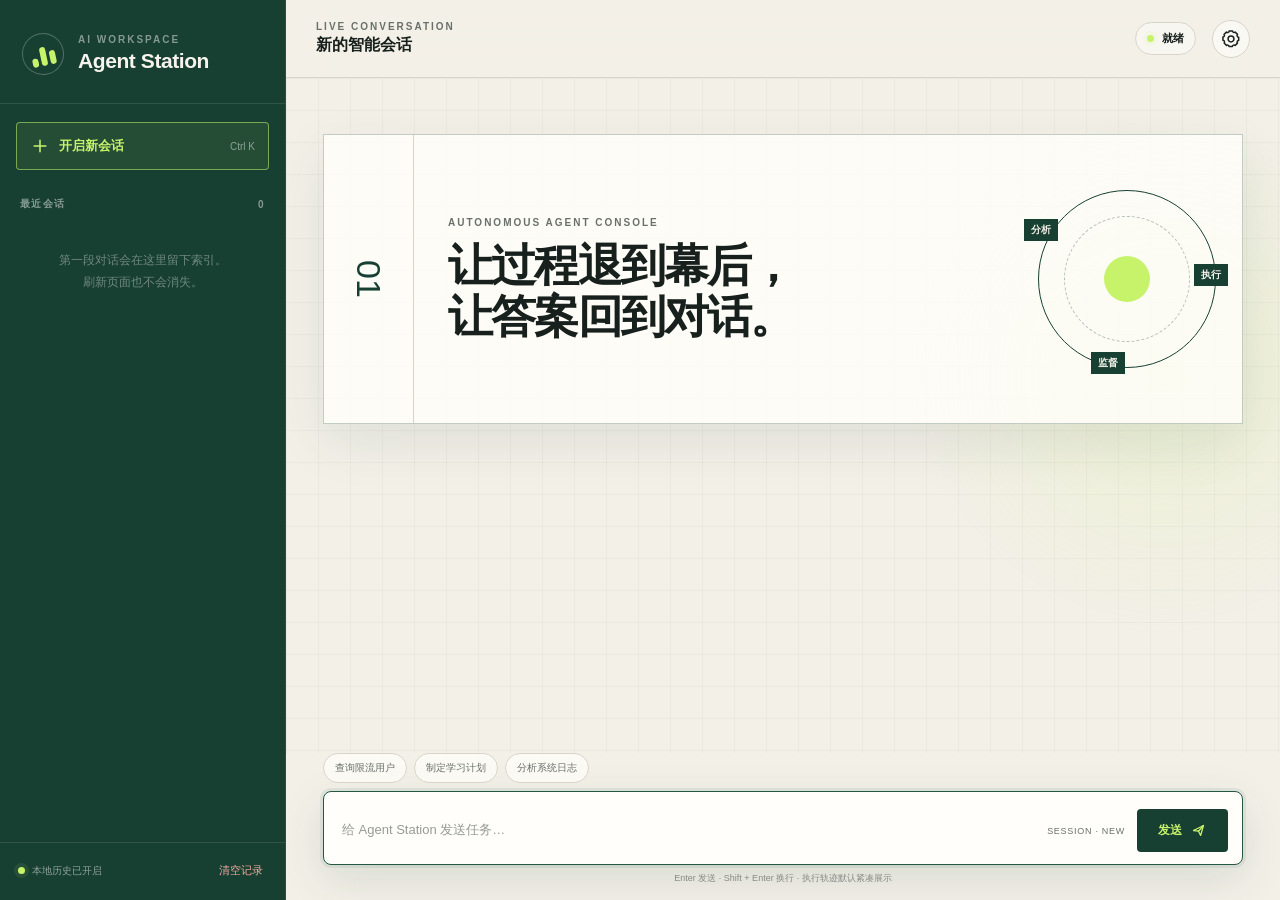
<file: docs/agent-chat-v2/index.html>
<!DOCTYPE html>
<html lang="zh-CN">
<head>
    <meta charset="UTF-8">
    <meta name="viewport" content="width=device-width, initial-scale=1.0">
    <meta name="color-scheme" content="light">
    <meta name="theme-color" content="#f3f0e8">
    <title>Agent Station · 会话工作台</title>
    <link rel="stylesheet" href="../dev-ops/nginx/html/css/github.min.css">
    <link rel="stylesheet" href="styles.css">
    <script defer src="../dev-ops/nginx/html/js/marked.min.js"></script>
    <script defer src="../dev-ops/nginx/html/js/purify.min.js"></script>
    <script defer src="../dev-ops/nginx/html/js/highlight.min.js"></script>
    <script defer src="app.js"></script>
</head>
<body>
<div class="app-shell">
    <aside class="sidebar" id="sidebar" aria-label="会话历史">
        <div class="brand-block">
            <div class="brand-mark" aria-hidden="true">
                <span></span><span></span><span></span>
            </div>
            <div>
                <p class="eyebrow">AI WORKSPACE</p>
                <h1>Agent Station</h1>
            </div>
        </div>

        <button class="new-chat-button" id="newChatButton" type="button">
            <svg viewBox="0 0 24 24" aria-hidden="true"><path d="M12 5v14M5 12h14"/></svg>
            <span>开启新会话</span>
            <kbd>Ctrl K</kbd>
        </button>

        <div class="history-heading">
            <span>最近会话</span>
            <span id="historyCount">0</span>
        </div>
        <nav class="history-list" id="historyList" aria-label="最近会话列表"></nav>

        <div class="sidebar-footer">
            <div class="local-badge"><i></i> 本地历史已开启</div>
            <button class="text-button danger" id="clearHistoryButton" type="button">清空记录</button>
        </div>
    </aside>

    <div class="mobile-backdrop" id="mobileBackdrop"></div>

    <main class="workspace">
        <header class="topbar">
            <div class="topbar-title">
                <button class="icon-button mobile-menu" id="mobileMenuButton" type="button" aria-label="打开会话列表">
                    <svg viewBox="0 0 24 24" aria-hidden="true"><path d="M4 7h16M4 12h16M4 17h16"/></svg>
                </button>
                <div>
                    <p class="eyebrow">LIVE CONVERSATION</p>
                    <h2 id="conversationTitle">新的智能会话</h2>
                </div>
            </div>
            <div class="topbar-meta">
                <div class="connection-status" id="connectionStatus" data-state="ready">
                    <i></i><span>就绪</span>
                </div>
                <button class="icon-button" id="settingsButton" type="button" aria-label="对话设置" aria-expanded="false">
                    <svg viewBox="0 0 24 24" aria-hidden="true"><path d="M12 15.5a3.5 3.5 0 1 0 0-7 3.5 3.5 0 0 0 0 7Z"/><path d="M19.4 15a1.7 1.7 0 0 0 .34 1.88l.06.06-2.83 2.83-.06-.06A1.7 1.7 0 0 0 15 19.37a1.7 1.7 0 0 0-1 .63 1.7 1.7 0 0 0-.4 1.1V21h-4v-.1a1.7 1.7 0 0 0-1.1-1.57 1.7 1.7 0 0 0-1.88.34l-.06.06-2.83-2.83.06-.06A1.7 1.7 0 0 0 4.13 15a1.7 1.7 0 0 0-.63-1 1.7 1.7 0 0 0-1.1-.4H2.3v-4h.1A1.7 1.7 0 0 0 4 8.5a1.7 1.7 0 0 0-.34-1.88l-.06-.06 2.83-2.83.06.06A1.7 1.7 0 0 0 8.37 4.13a1.7 1.7 0 0 0 1-.63 1.7 1.7 0 0 0 .4-1.1V2.3h4v.1A1.7 1.7 0 0 0 15 4a1.7 1.7 0 0 0 1.88-.34l.06-.06 2.83 2.83-.06.06A1.7 1.7 0 0 0 19.37 8.37c.17.38.4.72.63 1 .3.35.7.55 1.1.4h.1v4h-.1A1.7 1.7 0 0 0 19.4 15Z"/></svg>
                </button>
            </div>
        </header>

        <section class="settings-panel" id="settingsPanel" aria-label="对话设置" hidden>
            <label>
                <span>智能体</span>
                <select id="agentSelect">
                    <option value="3">Auto Agent · 3</option>
                    <option value="4" selected>Auto Agent · 4</option>
                </select>
            </label>
            <label>
                <span>最大执行步数</span>
                <select id="maxStepSelect">
                    <option value="1">1 步</option>
                    <option value="2">2 步</option>
                    <option value="3">3 步</option>
                    <option value="5" selected>5 步</option>
                    <option value="10">10 步</option>
                </select>
            </label>
            <label class="api-field">
                <span>接口地址</span>
                <input id="apiUrlInput" value="http://localhost:8099/api/v1/agent/auto_agent" spellcheck="false">
            </label>
        </section>

        <section class="conversation" id="conversation" aria-live="polite">
            <div class="welcome-card" id="welcomeCard">
                <div class="welcome-index">01</div>
                <div class="welcome-copy">
                    <p class="eyebrow">AUTONOMOUS AGENT CONSOLE</p>
                    <h3>让过程退到幕后，<br>让答案回到对话。</h3>
                </div>
                <div class="welcome-orbit" aria-hidden="true"><span>分析</span><span>执行</span><span>监督</span></div>
            </div>
            <div class="messages" id="messages"></div>
        </section>

        <footer class="composer-wrap">
            <div class="suggestions" id="suggestions" aria-label="问题示例">
                <button type="button" data-prompt="通过 ES 查询被限流的用户，给出被限流用户列表。">查询限流用户</button>
                <button type="button" data-prompt="检索小傅哥的相关项目，列出一份学习计划。">制定学习计划</button>
                <button type="button" data-prompt="分析当前系统日志并总结异常原因。">分析系统日志</button>
            </div>
            <form class="composer" id="composer">
                <textarea id="messageInput" rows="1" maxlength="4000" placeholder="给 Agent Station 发送任务…" aria-label="消息内容"></textarea>
                <div class="composer-actions">
                    <span class="session-label" id="sessionLabel">SESSION · NEW</span>
                    <button class="send-button" id="sendButton" type="submit">
                        <span>发送</span>
                        <svg viewBox="0 0 24 24" aria-hidden="true"><path d="m5 12 14-7-4 14-3-6-7-1Z"/><path d="m12 13 7-8"/></svg>
                    </button>
                </div>
            </form>
            <p class="composer-hint">Enter 发送 · Shift + Enter 换行 · 执行轨迹默认紧凑展示</p>
        </footer>
    </main>
</div>

<template id="assistantMessageTemplate">
    <article class="message-row assistant-row">
        <div class="avatar assistant-avatar">A</div>
        <div class="message-content">
            <div class="message-meta"><strong>Agent Station</strong><span class="message-time"></span></div>
            <section class="trace-window" data-expanded="false">
                <header class="trace-header">
                    <button class="trace-toggle" type="button" aria-expanded="true">
                        <span class="trace-pulse"></span>
                        <span class="trace-title">执行轨迹</span>
                        <span class="trace-count">0 条记录</span>
                        <svg viewBox="0 0 24 24" aria-hidden="true"><path d="m6 9 6 6 6-6"/></svg>
                    </button>
                    <div class="trace-controls">
                        <button type="button" data-direction="-1" aria-label="上一条轨迹"><svg viewBox="0 0 24 24"><path d="m15 18-6-6 6-6"/></svg></button>
                        <button type="button" data-direction="1" aria-label="下一条轨迹"><svg viewBox="0 0 24 24"><path d="m9 18 6-6-6-6"/></svg></button>
                    </div>
                </header>
                <div class="trace-track" tabindex="0"></div>
                <div class="trace-empty"><i></i><span>正在建立执行计划…</span></div>
            </section>
            <div class="answer-card">
                <div class="answer-kicker"><span>FINAL RESPONSE</span><i></i></div>
                <div class="answer-body markdown-body"><div class="typing-state"><span></span><span></span><span></span> 正在整理最终回复</div></div>
            </div>
        </div>
    </article>
</template>
</body>
</html>
</file>
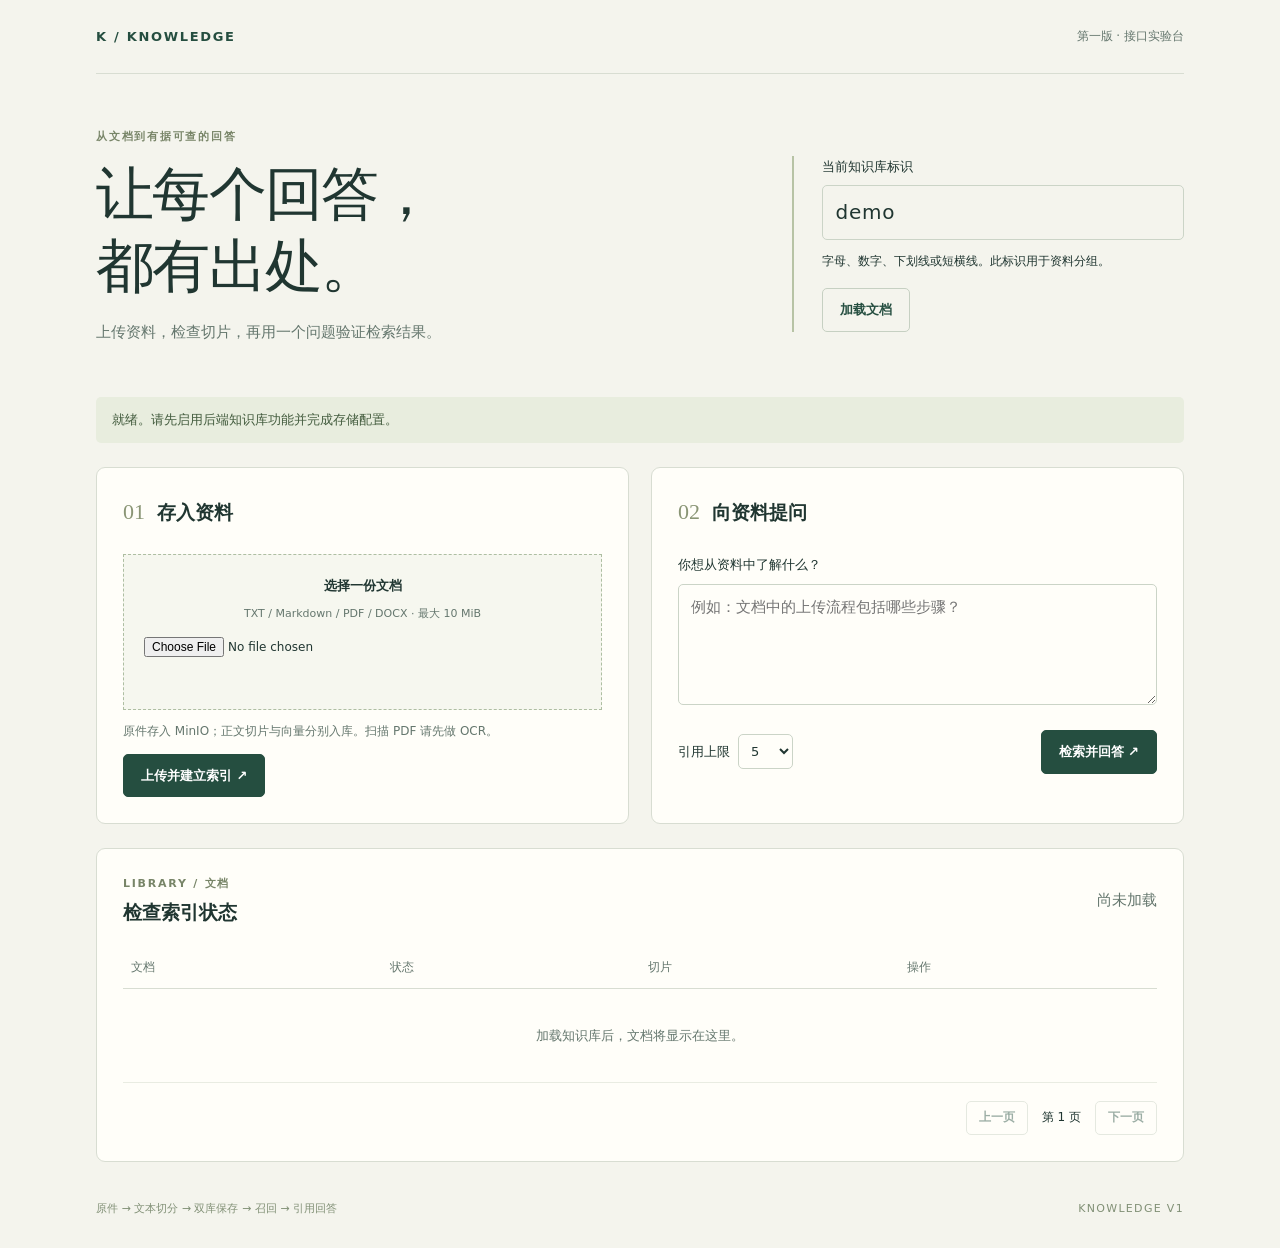
<file: my-ai-agent-station-study-app/src/main/resources/static/knowledge/index.html>
<!doctype html>
<html lang="zh-CN">
<head>
  <meta charset="utf-8"><meta name="viewport" content="width=device-width,initial-scale=1">
  <title>知识库 · 接口实验台</title>
  <link rel="stylesheet" href="knowledge.css">
  <script src="knowledge.js" defer></script>
</head>
<body>
<main>
  <header><a class="brand" href="./">K / KNOWLEDGE</a><span class="edition">第一版 · 接口实验台</span></header>
  <section class="intro"><div><p class="eyebrow">从文档到有据可查的回答</p><h1>让每个回答，<br>都有出处。</h1><p class="muted">上传资料，检查切片，再用一个问题验证检索结果。</p></div>
    <div class="workspace"><label for="base">当前知识库标识</label><input id="base" value="demo" maxlength="64" pattern="[A-Za-z0-9_-]{1,64}" required><p>字母、数字、下划线或短横线。此标识用于资料分组。</p><button id="refresh" class="secondary" type="button">加载文档</button></div>
  </section>
  <div id="notice" role="status" aria-live="polite">就绪。请先启用后端知识库功能并完成存储配置。</div>
  <section class="workbench">
    <article class="panel"><div class="panel-title"><span class="step">01</span><h2>存入资料</h2></div>
      <form id="upload-form"><label class="file-box" for="file"><strong>选择一份文档</strong><span>TXT / Markdown / PDF / DOCX · 最大 10 MiB</span><input id="file" type="file" accept=".txt,.md,.pdf,.docx" required></label>
        <p class="help">原件存入 MinIO；正文切片与向量分别入库。扫描 PDF 请先做 OCR。</p><button id="upload-button" type="submit">上传并建立索引 <span aria-hidden="true">↗</span></button></form>
      <div id="upload-result" class="result" hidden></div>
    </article>
    <article class="panel"><div class="panel-title"><span class="step">02</span><h2>向资料提问</h2></div>
      <form id="question-form"><label for="question">你想从资料中了解什么？</label><textarea id="question" rows="4" maxlength="4000" placeholder="例如：文档中的上传流程包括哪些步骤？" required></textarea>
        <div class="form-footer"><label for="topk">引用上限 <select id="topk"><option>3</option><option selected>5</option><option>10</option></select></label><button id="ask-button" type="submit">检索并回答 ↗</button></div></form>
    </article>
  </section>
  <section class="panel answer-panel" id="answer-panel" hidden><p class="eyebrow">ANSWER / 回答与证据</p><div id="answer" class="prose"></div><p class="help">下列片段是提供给模型的参考资料；点击片段可核对出处，原文件以下载方式打开。</p><div id="references" class="references"></div></section>
  <section class="panel"><div class="section-head"><div><p class="eyebrow">LIBRARY / 文档</p><h2>检查索引状态</h2></div><span id="document-total" class="muted">尚未加载</span></div>
    <div class="table-scroll"><table><thead><tr><th>文档</th><th>状态</th><th>切片</th><th>操作</th></tr></thead><tbody id="documents"><tr><td colspan="4" class="empty">加载知识库后，文档将显示在这里。</td></tr></tbody></table></div>
    <nav class="pager" aria-label="文档分页"><button id="doc-prev" class="secondary" disabled>上一页</button><span id="doc-page">第 1 页</span><button id="doc-next" class="secondary" disabled>下一页</button></nav>
  </section>
  <section class="panel" id="chunks-panel" hidden><div class="section-head"><div><p class="eyebrow">CHUNKS / 切分检查</p><h2 id="chunk-title">文档切片</h2></div><button id="close-chunks" class="secondary">收起</button></div><div id="chunk-detail" class="help"></div><div id="chunks"></div><nav class="pager" aria-label="切片分页"><button id="chunk-prev" class="secondary">上一页</button><span id="chunk-page"></span><button id="chunk-next" class="secondary">下一页</button></nav></section>
  <footer>原件 → 文本切分 → 双库保存 → 召回 → 引用回答 <span>KNOWLEDGE V1</span></footer>
</main>
</body>
</html>
</file>
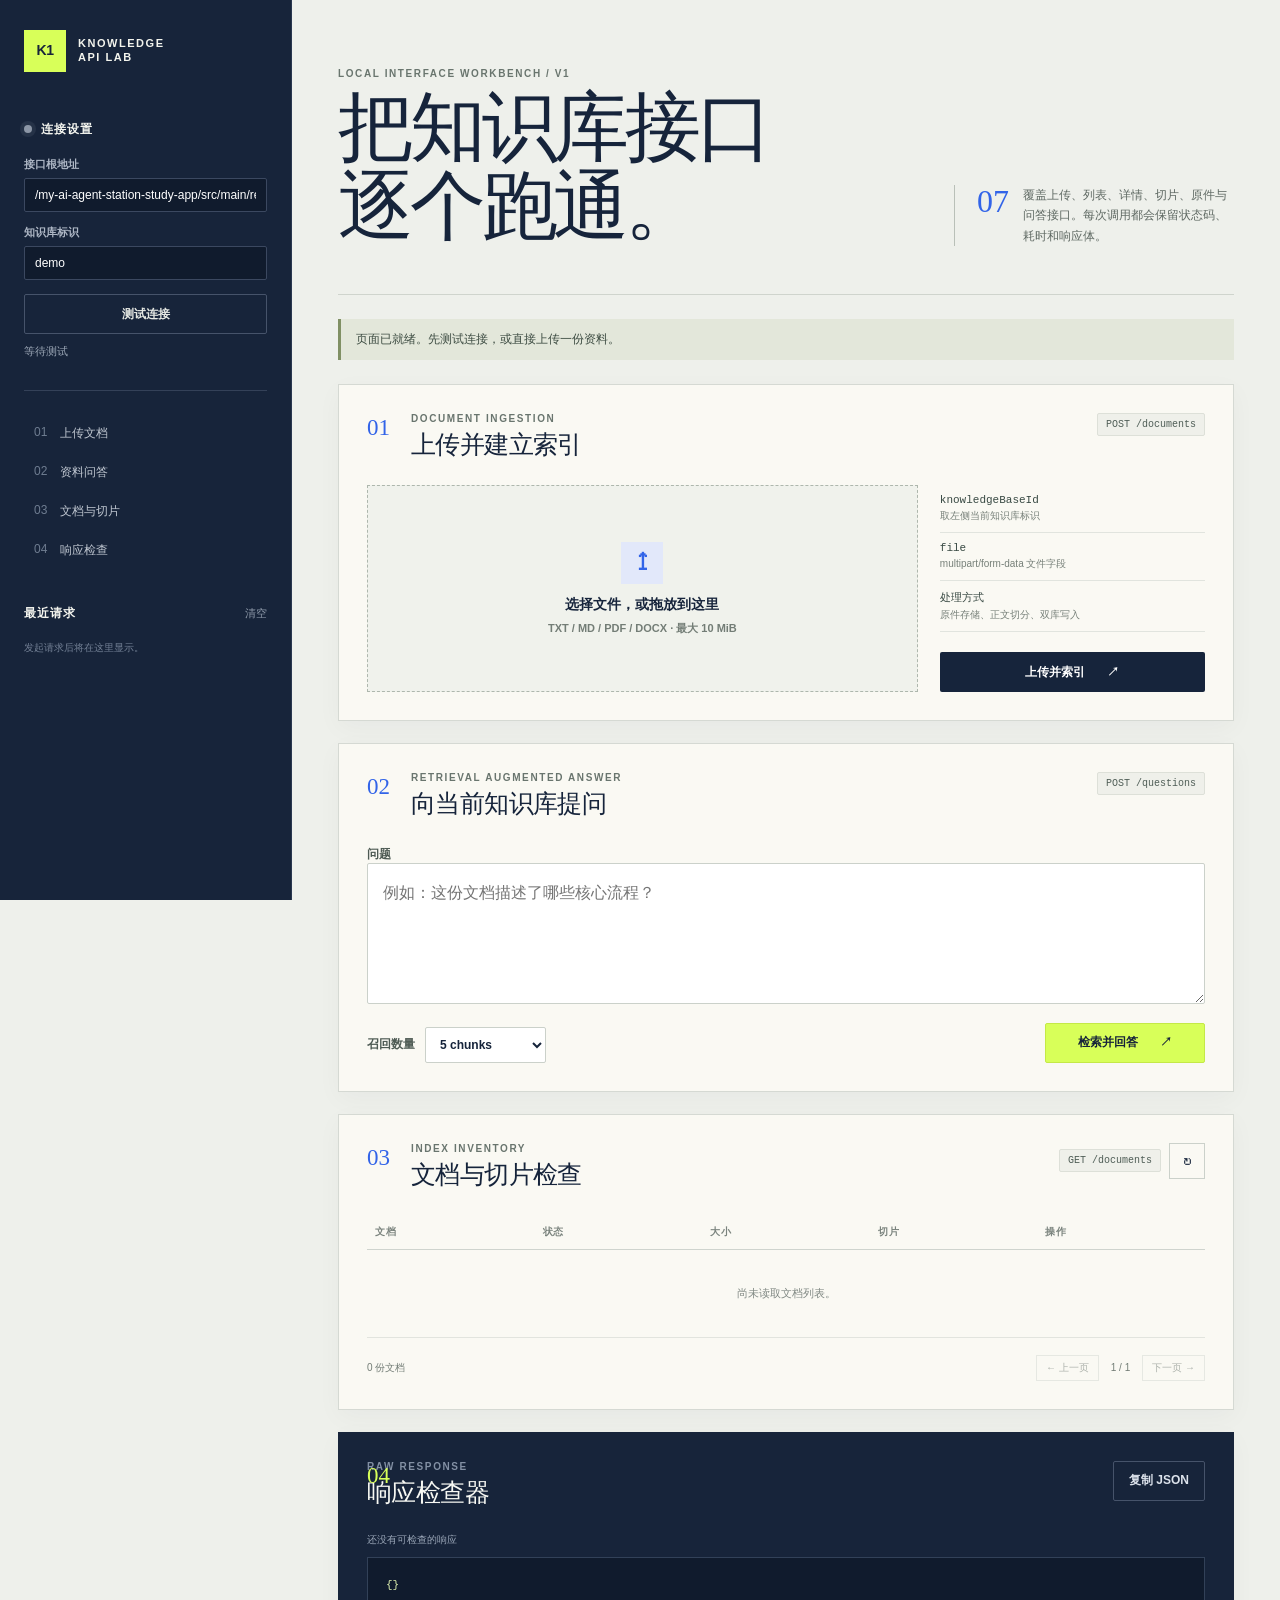
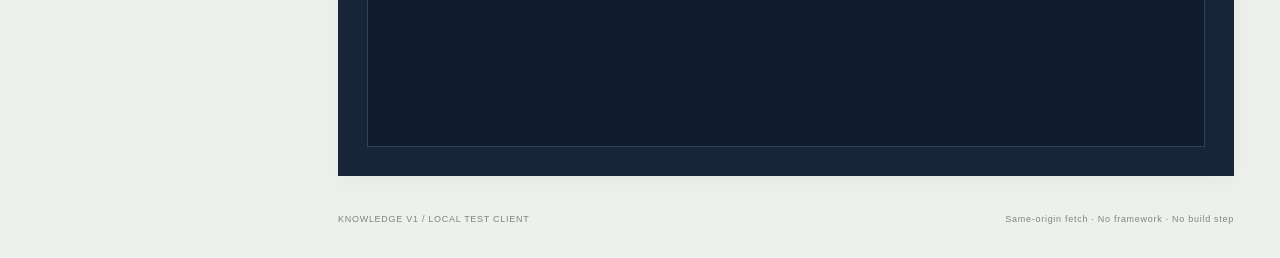
<file: my-ai-agent-station-study-app/src/main/resources/static/knowledgev1/index.html>
<!doctype html>
<html lang="zh-CN">
<head>
  <meta charset="utf-8">
  <meta name="viewport" content="width=device-width, initial-scale=1">
  <meta name="color-scheme" content="light">
  <title>Knowledge V1 · API Lab</title>
  <link rel="stylesheet" href="styles.css">
  <script src="app.js" defer></script>
</head>
<body>
  <div class="shell">
    <aside class="rail">
      <a class="brand" href="./" aria-label="Knowledge V1 首页">
        <span class="brand-mark">K1</span>
        <span>KNOWLEDGE<br>API LAB</span>
      </a>

      <section class="connection" aria-labelledby="connection-title">
        <div class="rail-heading">
          <span id="connection-dot" class="signal"></span>
          <h2 id="connection-title">连接设置</h2>
        </div>
        <label for="api-base">接口根地址</label>
        <input id="api-base" type="text" spellcheck="false" autocomplete="off">
        <label for="knowledge-base">知识库标识</label>
        <input id="knowledge-base" type="text" value="demo" maxlength="64" spellcheck="false">
        <button id="test-connection" class="button button-light" type="button">测试连接</button>
        <p id="connection-copy" class="connection-copy">等待测试</p>
      </section>

      <nav class="rail-nav" aria-label="页面导航">
        <a href="#upload"><span>01</span>上传文档</a>
        <a href="#question"><span>02</span>资料问答</a>
        <a href="#documents"><span>03</span>文档与切片</a>
        <a href="#inspector"><span>04</span>响应检查</a>
      </nav>

      <section class="request-history" aria-labelledby="history-title">
        <div class="rail-heading">
          <h2 id="history-title">最近请求</h2>
          <button id="clear-history" class="text-button" type="button">清空</button>
        </div>
        <ol id="request-log">
          <li class="history-empty">发起请求后将在这里显示。</li>
        </ol>
      </section>
    </aside>

    <main>
      <header class="hero">
        <div>
          <p class="kicker">LOCAL INTERFACE WORKBENCH / V1</p>
          <h1>把知识库接口<br>逐个跑通。</h1>
        </div>
        <div class="hero-note">
          <span class="number">07</span>
          <p>覆盖上传、列表、详情、切片、原件与问答接口。每次调用都会保留状态码、耗时和响应体。</p>
        </div>
      </header>

      <div id="notice" class="notice" role="status" aria-live="polite">
        页面已就绪。先测试连接，或直接上传一份资料。
      </div>

      <section id="upload" class="section-card upload-card">
        <div class="section-heading">
          <div><span class="section-no">01</span><p>DOCUMENT INGESTION</p><h2>上传并建立索引</h2></div>
          <code>POST /documents</code>
        </div>
        <form id="upload-form" class="upload-grid">
          <label id="drop-zone" class="drop-zone" for="file-input">
            <input id="file-input" type="file" accept=".txt,.md,.pdf,.docx" required>
            <span class="upload-icon" aria-hidden="true">↥</span>
            <strong id="file-title">选择文件，或拖放到这里</strong>
            <span id="file-meta">TXT / MD / PDF / DOCX · 最大 10 MiB</span>
          </label>
          <div class="upload-side">
            <dl class="contract-list">
              <div><dt>knowledgeBaseId</dt><dd>取左侧当前知识库标识</dd></div>
              <div><dt>file</dt><dd>multipart/form-data 文件字段</dd></div>
              <div><dt>处理方式</dt><dd>原件存储、正文切分、双库写入</dd></div>
            </dl>
            <button id="upload-button" class="button button-dark" type="submit">上传并索引 <span>↗</span></button>
          </div>
        </form>
        <div id="upload-result" class="result-strip" hidden></div>
      </section>

      <section id="question" class="section-card question-card">
        <div class="section-heading">
          <div><span class="section-no">02</span><p>RETRIEVAL AUGMENTED ANSWER</p><h2>向当前知识库提问</h2></div>
          <code>POST /questions</code>
        </div>
        <form id="question-form">
          <label for="question-input">问题</label>
          <textarea id="question-input" rows="4" maxlength="4000" placeholder="例如：这份文档描述了哪些核心流程？" required></textarea>
          <div class="question-actions">
            <label for="top-k">召回数量
              <select id="top-k"><option value="3">3 chunks</option><option value="5" selected>5 chunks</option><option value="10">10 chunks</option></select>
            </label>
            <button id="question-button" class="button button-accent" type="submit">检索并回答 <span>↗</span></button>
          </div>
        </form>
        <article id="answer-card" class="answer-card" hidden>
          <div class="answer-label">MODEL ANSWER</div>
          <div id="answer-text" class="answer-text"></div>
          <div class="reference-heading"><h3>参考片段</h3><span id="reference-count"></span></div>
          <div id="references" class="references"></div>
        </article>
      </section>

      <section id="documents" class="section-card">
        <div class="section-heading">
          <div><span class="section-no">03</span><p>INDEX INVENTORY</p><h2>文档与切片检查</h2></div>
          <div class="heading-actions"><code>GET /documents</code><button id="refresh-documents" class="icon-button" type="button" aria-label="刷新文档">↻</button></div>
        </div>
        <div class="table-wrap">
          <table>
            <thead><tr><th>文档</th><th>状态</th><th>大小</th><th>切片</th><th>操作</th></tr></thead>
            <tbody id="document-rows"><tr><td colspan="5" class="empty-cell">尚未读取文档列表。</td></tr></tbody>
          </table>
        </div>
        <div class="pager">
          <span id="document-total">0 份文档</span>
          <div><button id="document-prev" type="button" disabled>← 上一页</button><span id="document-page">1 / 1</span><button id="document-next" type="button" disabled>下一页 →</button></div>
        </div>
      </section>

      <section id="detail-panel" class="section-card detail-panel" hidden>
        <div class="section-heading compact">
          <div><p>DOCUMENT DETAIL & CHUNKS</p><h2 id="detail-title">文档详情</h2></div>
          <button id="close-detail" class="icon-button" type="button" aria-label="关闭详情">×</button>
        </div>
        <dl id="document-detail" class="detail-grid"></dl>
        <div class="subheading"><div><h3>切片列表</h3><code>GET /documents/{documentId}/chunks</code></div><span id="chunk-total"></span></div>
        <div id="chunk-list" class="chunk-list"></div>
        <div class="pager">
          <span id="chunk-page-label">第 1 页</span>
          <div><button id="chunk-prev" type="button" disabled>← 上一页</button><button id="chunk-next" type="button" disabled>下一页 →</button></div>
        </div>
      </section>

      <section id="inspector" class="section-card inspector">
        <div class="section-heading compact">
          <div><span class="section-no">04</span><p>RAW RESPONSE</p><h2>响应检查器</h2></div>
          <button id="copy-response" class="button button-light" type="button">复制 JSON</button>
        </div>
        <div id="response-meta" class="response-meta">还没有可检查的响应</div>
        <pre id="response-json">{}</pre>
      </section>

      <footer><span>KNOWLEDGE V1 / LOCAL TEST CLIENT</span><span>Same-origin fetch · No framework · No build step</span></footer>
    </main>
  </div>
</body>
</html>
</file>
<file: docs/agent-chat-v2/styles.css>
:root {
    --paper: #f3f0e8;
    --paper-deep: #e9e4d8;
    --ink: #17201c;
    --muted: #69706a;
    --line: #d8d4ca;
    --acid: #c7f36b;
    --forest: #173f32;
    --forest-2: #245844;
    --answer-surface: #fffdf9;
    --answer-surface-deep: #f2eee6;
    --answer-accent: #945b45;
    --white: #fffefa;
    --danger: #a94232;
    --shadow: 0 24px 70px rgba(33, 45, 38, .12);
    --sidebar-width: 286px;
}

* { box-sizing: border-box; }

[hidden] { display: none !important; }

html, body { height: 100%; }

body {
    margin: 0;
    color: var(--ink);
    background: var(--paper);
    font-family: "Microsoft YaHei UI", "Microsoft YaHei", sans-serif;
    -webkit-font-smoothing: antialiased;
}

button, input, select, textarea { font: inherit; }
button { color: inherit; }

button, select { cursor: pointer; }

svg {
    width: 20px;
    height: 20px;
    fill: none;
    stroke: currentColor;
    stroke-linecap: round;
    stroke-linejoin: round;
    stroke-width: 1.8;
}

.app-shell { height: 100%; display: flex; overflow: hidden; }

.eyebrow {
    margin: 0;
    font-family: Bahnschrift, "Microsoft YaHei UI", sans-serif;
    font-size: 10px;
    font-weight: 700;
    letter-spacing: .2em;
    color: var(--muted);
}

.sidebar {
    position: relative;
    z-index: 20;
    width: var(--sidebar-width);
    flex: 0 0 var(--sidebar-width);
    display: flex;
    flex-direction: column;
    min-height: 0;
    background: var(--forest);
    color: #f6f4ec;
    border-right: 1px solid rgba(255,255,255,.08);
}

.brand-block {
    min-height: 104px;
    display: flex;
    align-items: center;
    gap: 14px;
    padding: 24px 22px 20px;
    border-bottom: 1px solid rgba(255,255,255,.1);
}

.brand-block .eyebrow { color: rgba(255,255,255,.47); }
.brand-block h1 { margin: 4px 0 0; font-family: Bahnschrift, sans-serif; font-size: 21px; letter-spacing: -.02em; }

.brand-mark {
    width: 42px;
    height: 42px;
    display: grid;
    grid-template-columns: repeat(3, 1fr);
    gap: 3px;
    padding: 8px;
    border: 1px solid rgba(255,255,255,.25);
    border-radius: 50%;
    transform: rotate(-12deg);
}

.brand-mark span { align-self: end; background: var(--acid); border-radius: 10px; }
.brand-mark span:nth-child(1) { height: 38%; }
.brand-mark span:nth-child(2) { height: 80%; }
.brand-mark span:nth-child(3) { height: 58%; }

.new-chat-button {
    margin: 18px 16px 14px;
    min-height: 48px;
    padding: 0 13px;
    display: flex;
    align-items: center;
    gap: 9px;
    border: 1px solid rgba(199,243,107,.55);
    border-radius: 4px;
    color: var(--acid);
    background: rgba(199,243,107,.08);
    transition: background .2s ease, transform .2s ease;
}

.new-chat-button:hover { background: rgba(199,243,107,.15); transform: translateY(-1px); }
.new-chat-button span { flex: 1; text-align: left; font-weight: 700; font-size: 13px; }
.new-chat-button kbd { color: rgba(255,255,255,.48); font-size: 10px; font-family: Bahnschrift, sans-serif; }

.history-heading {
    padding: 13px 20px 9px;
    display: flex;
    align-items: center;
    justify-content: space-between;
    color: rgba(255,255,255,.48);
    font-family: Bahnschrift, sans-serif;
    font-size: 10px;
    font-weight: 700;
    letter-spacing: .14em;
    text-transform: uppercase;
}

.history-list {
    flex: 1;
    min-height: 0;
    overflow-y: auto;
    padding: 0 10px 20px;
    scrollbar-width: thin;
    scrollbar-color: rgba(255,255,255,.2) transparent;
}

.history-item {
    width: 100%;
    padding: 13px 12px;
    display: grid;
    grid-template-columns: 1fr auto;
    gap: 6px 8px;
    border: 0;
    border-left: 2px solid transparent;
    border-radius: 2px;
    color: rgba(255,255,255,.7);
    background: transparent;
    text-align: left;
    transition: .2s ease;
}

.history-item:hover { background: rgba(255,255,255,.06); color: #fff; }
.history-item.active { border-left-color: var(--acid); background: rgba(255,255,255,.08); color: #fff; }
.history-title { min-width: 0; overflow: hidden; text-overflow: ellipsis; white-space: nowrap; font-size: 13px; font-weight: 700; }
.history-time { font-family: Bahnschrift, sans-serif; font-size: 10px; color: rgba(255,255,255,.36); }
.history-preview { grid-column: 1 / -1; overflow: hidden; text-overflow: ellipsis; white-space: nowrap; font-size: 11px; color: rgba(255,255,255,.4); }

.history-empty { padding: 30px 18px; color: rgba(255,255,255,.38); font-size: 12px; line-height: 1.8; text-align: center; }

.sidebar-footer {
    padding: 16px 18px 18px;
    display: flex;
    align-items: center;
    justify-content: space-between;
    border-top: 1px solid rgba(255,255,255,.1);
}

.local-badge { display: flex; align-items: center; gap: 7px; color: rgba(255,255,255,.52); font-size: 10px; }
.local-badge i, .connection-status i { width: 7px; height: 7px; border-radius: 50%; background: var(--acid); box-shadow: 0 0 0 4px rgba(199,243,107,.09); }
.text-button { padding: 4px; border: 0; background: transparent; font-size: 11px; }
.text-button.danger { color: #efad9f; }

.workspace { min-width: 0; flex: 1; height: 100%; display: flex; flex-direction: column; }

.topbar {
    z-index: 10;
    min-height: 78px;
    display: flex;
    align-items: center;
    justify-content: space-between;
    padding: 0 30px;
    border-bottom: 1px solid var(--line);
    background: rgba(243,240,232,.92);
    backdrop-filter: blur(16px);
}

.topbar-title, .topbar-meta { display: flex; align-items: center; gap: 16px; min-width: 0; }
.topbar-title h2 { max-width: min(55vw, 720px); margin: 3px 0 0; overflow: hidden; text-overflow: ellipsis; white-space: nowrap; font-size: 16px; font-weight: 700; }

.connection-status { display: flex; align-items: center; gap: 8px; padding: 8px 11px; border: 1px solid var(--line); border-radius: 999px; font-size: 11px; font-weight: 700; background: rgba(255,255,255,.38); }
.connection-status[data-state="working"] i { background: #e0a32b; animation: pulse 1.4s infinite; box-shadow: 0 0 0 4px rgba(224,163,43,.12); }
.connection-status[data-state="error"] i { background: var(--danger); box-shadow: 0 0 0 4px rgba(169,66,50,.1); }

.icon-button {
    width: 38px;
    height: 38px;
    display: grid;
    place-items: center;
    border: 1px solid var(--line);
    border-radius: 50%;
    background: rgba(255,255,255,.48);
}
.icon-button:hover { background: var(--white); }
.mobile-menu { display: none; }

.settings-panel {
    position: absolute;
    z-index: 30;
    top: 68px;
    right: 24px;
    width: min(560px, calc(100vw - 48px));
    padding: 18px;
    display: grid;
    grid-template-columns: 1fr 1fr;
    gap: 14px;
    border: 1px solid var(--line);
    border-radius: 8px;
    background: var(--white);
    box-shadow: var(--shadow);
}
.settings-panel[hidden] { display: none; }
.settings-panel label { display: flex; flex-direction: column; gap: 7px; font-size: 11px; font-weight: 700; color: var(--muted); }
.settings-panel select, .settings-panel input { height: 40px; padding: 0 11px; border: 1px solid var(--line); border-radius: 4px; background: #faf8f2; outline: none; }
.settings-panel select:focus, .settings-panel input:focus { border-color: var(--forest-2); box-shadow: 0 0 0 3px rgba(36,88,68,.1); }
.settings-panel .api-field { grid-column: 1 / -1; }

.conversation {
    position: relative;
    flex: 1;
    min-height: 0;
    overflow-y: auto;
    scroll-behavior: smooth;
    background:
        linear-gradient(rgba(23,32,28,.035) 1px, transparent 1px),
        linear-gradient(90deg, rgba(23,32,28,.035) 1px, transparent 1px),
        var(--paper);
    background-size: 32px 32px;
}

.conversation::before {
    content: "";
    position: fixed;
    right: -12vw;
    top: 12vh;
    width: 42vw;
    height: 42vw;
    border-radius: 50%;
    background: radial-gradient(circle, rgba(199,243,107,.17), transparent 68%);
    pointer-events: none;
}

.welcome-card {
    position: relative;
    width: min(920px, calc(100% - 48px));
    min-height: 290px;
    margin: 56px auto 32px;
    display: grid;
    grid-template-columns: 90px 1fr 230px;
    align-items: center;
    overflow: hidden;
    border: 1px solid rgba(23,63,50,.25);
    background: rgba(255,254,250,.82);
    box-shadow: 0 18px 50px rgba(23,63,50,.09);
    animation: reveal .65s cubic-bezier(.2,.8,.2,1) both;
}

.welcome-index { align-self: stretch; display: grid; place-items: center; border-right: 1px solid var(--line); color: var(--forest); font-family: Bahnschrift, sans-serif; font-size: 34px; font-weight: 200; writing-mode: vertical-rl; }
.welcome-copy { padding: 40px 34px; }
.welcome-copy h3 { margin: 12px 0 0; font-family: Bahnschrift, "Microsoft YaHei UI", sans-serif; font-size: clamp(29px, 3.5vw, 48px); font-weight: 650; line-height: 1.12; letter-spacing: -.04em; }

.welcome-orbit { position: relative; width: 178px; height: 178px; margin: 0 auto; border: 1px solid var(--forest); border-radius: 50%; animation: slowspin 22s linear infinite; }
.welcome-orbit::before, .welcome-orbit::after { content: ""; position: absolute; inset: 25px; border: 1px dashed rgba(23,63,50,.32); border-radius: 50%; }
.welcome-orbit::after { inset: 65px; background: var(--acid); border: 0; }
.welcome-orbit span { position: absolute; padding: 4px 7px; color: var(--paper); background: var(--forest); font-size: 10px; font-weight: 700; animation: counterspin 22s linear infinite; }
.welcome-orbit span:nth-child(1) { left: -15px; top: 28px; }
.welcome-orbit span:nth-child(2) { right: -13px; top: 73px; }
.welcome-orbit span:nth-child(3) { left: 52px; bottom: -7px; }

.messages { width: min(920px, calc(100% - 48px)); margin: 0 auto; padding: 18px 0 80px; }
.welcome-card[hidden] { display: none; }

.message-row { display: grid; grid-template-columns: 38px minmax(0, 1fr); gap: 14px; margin: 0 0 34px; animation: rise .4s ease both; }
.avatar { width: 38px; height: 38px; display: grid; place-items: center; border-radius: 50%; font-family: Bahnschrift, sans-serif; font-size: 13px; font-weight: 800; }
.assistant-avatar { color: var(--acid); background: var(--forest); }
.user-avatar { color: var(--forest); border: 1px solid rgba(23,63,50,.3); background: var(--white); }
.message-content { min-width: 0; }
.message-meta { height: 28px; display: flex; align-items: flex-start; gap: 9px; font-size: 12px; }
.message-meta strong { font-size: 13px; }
.message-time { color: var(--muted); font-family: Bahnschrift, sans-serif; font-size: 10px; }

.user-bubble { max-width: 780px; padding: 16px 19px; border: 1px solid var(--line); border-radius: 2px 16px 16px 16px; background: rgba(255,254,250,.86); font-size: 14px; line-height: 1.75; white-space: pre-wrap; }

.trace-window {
    position: relative;
    overflow: hidden;
    margin-bottom: 10px;
    border: 1px solid rgba(23,63,50,.21);
    border-radius: 7px 7px 2px 2px;
    background: rgba(255,254,250,.76);
}

.trace-header { height: 48px; display: flex; align-items: center; justify-content: space-between; padding: 0 12px 0 15px; border-bottom: 1px solid var(--line); }
.trace-toggle { min-width: 0; display: flex; align-items: center; gap: 9px; padding: 7px 0; border: 0; background: transparent; }
.trace-pulse { width: 8px; height: 8px; flex: 0 0 auto; border: 2px solid var(--forest); border-radius: 50%; }
.trace-window.is-streaming .trace-pulse { background: var(--acid); box-shadow: 0 0 0 5px rgba(199,243,107,.2); animation: pulse 1.4s infinite; }
.trace-title { font-size: 12px; font-weight: 800; }
.trace-count { color: var(--muted); font-size: 10px; }
.trace-toggle > svg { width: 15px; height: 15px; margin-left: 2px; transition: transform .2s ease; }
.trace-window.is-collapsed .trace-toggle > svg { transform: rotate(-90deg); }
.trace-window.is-collapsed .trace-track, .trace-window.is-collapsed .trace-empty { display: none; }

.trace-controls { display: flex; gap: 5px; }
.trace-controls button { width: 29px; height: 29px; display: grid; place-items: center; border: 1px solid var(--line); border-radius: 50%; background: transparent; }
.trace-controls button:hover { color: var(--white); background: var(--forest); border-color: var(--forest); }
.trace-controls svg { width: 15px; height: 15px; }

.trace-track {
    min-height: 172px;
    max-height: 172px;
    display: flex;
    gap: 10px;
    overflow-x: auto;
    overflow-y: hidden;
    padding: 12px 14px 14px;
    scroll-snap-type: x mandatory;
    scrollbar-width: thin;
    scrollbar-color: var(--forest-2) var(--paper-deep);
}

.trace-window[data-expanded="true"] .trace-track { min-height: 310px; max-height: 310px; }

.trace-card {
    width: min(410px, 80%);
    min-width: min(410px, 80%);
    height: 144px;
    padding: 13px 15px;
    overflow: hidden;
    scroll-snap-align: start;
    border-left: 3px solid var(--stage-color, var(--forest-2));
    background: #f7f4ec;
}

.trace-window[data-expanded="true"] .trace-card { height: 282px; overflow-y: auto; }
.trace-card-top { display: flex; align-items: center; justify-content: space-between; gap: 10px; margin-bottom: 9px; }
.trace-stage { display: flex; align-items: center; gap: 6px; color: var(--stage-color, var(--forest-2)); font-size: 10px; font-weight: 800; letter-spacing: .06em; }
.trace-stage i { width: 7px; height: 7px; border-radius: 1px; background: currentColor; transform: rotate(45deg); }
.trace-step { color: var(--muted); font-family: Bahnschrift, sans-serif; font-size: 9px; }
.trace-card-body { color: #38413c; font-size: 11px; line-height: 1.65; }
.trace-window:not([data-expanded="true"]) .trace-card-body { display: -webkit-box; overflow: hidden; -webkit-box-orient: vertical; -webkit-line-clamp: 5; }
.trace-card-body > :first-child { margin-top: 0 !important; }
.trace-card-body > :last-child { margin-bottom: 0 !important; }

.trace-empty { height: 172px; display: flex; align-items: center; justify-content: center; gap: 12px; color: var(--muted); font-size: 11px; }
.trace-empty i { width: 14px; height: 14px; border: 2px solid var(--line); border-top-color: var(--forest); border-radius: 50%; animation: spin .8s linear infinite; }

.answer-card { position: relative; padding: 25px 28px 27px; overflow: hidden; border: 1px solid rgba(23,32,28,.13); border-radius: 2px 2px 15px 15px; color: var(--ink); background: var(--answer-surface); box-shadow: 0 12px 36px rgba(40,44,40,.08); }
.answer-card::after { content: ""; position: absolute; right: -75px; top: -105px; width: 230px; height: 230px; border: 1px solid rgba(148,91,69,.15); border-radius: 50%; box-shadow: 0 0 0 28px rgba(148,91,69,.025), 0 0 0 60px rgba(148,91,69,.018); pointer-events: none; }
.answer-kicker { position: relative; z-index: 1; display: flex; align-items: center; gap: 10px; margin-bottom: 18px; color: var(--answer-accent); font-family: Bahnschrift, sans-serif; font-size: 9px; font-weight: 700; letter-spacing: .18em; }
.answer-kicker i { width: 44px; height: 1px; background: var(--answer-accent); }
.answer-body { position: relative; z-index: 1; color: #29312d; font-size: 13px; line-height: 1.85; }
.answer-body a { color: var(--forest-2); text-decoration-color: rgba(36,88,68,.35); }
.answer-body h1, .answer-body h2, .answer-body h3, .answer-body h4 { color: var(--ink); margin: 1.1em 0 .55em; }
.answer-body h1 { font-size: 1.6em; }.answer-body h2 { font-size: 1.38em; }.answer-body h3 { font-size: 1.18em; }
.answer-body code { color: #7d4632; background: var(--answer-surface-deep); }
.answer-body pre { border-color: var(--line); background: var(--answer-surface-deep); }
.answer-body blockquote { border-left-color: var(--answer-accent); color: #59615c; background: #f7f3ec; }
.answer-body table th, .answer-body table td { border-color: var(--line); }
.answer-body table th { background: var(--answer-surface-deep); }
.answer-body > :first-child { margin-top: 0; }.answer-body > :last-child { margin-bottom: 0; }
.answer-card.is-error { border-color: #e4b6aa; background: #fff5f2; }
.answer-card.is-error .answer-kicker { color: var(--danger); }
.answer-card.is-error .answer-kicker i { background: var(--danger); }

.typing-state { display: flex; align-items: center; gap: 5px; color: var(--muted); font-size: 11px; }
.typing-state span { width: 5px; height: 5px; border-radius: 50%; background: var(--answer-accent); animation: typing 1.2s infinite ease-in-out; }
.typing-state span:nth-child(2) { animation-delay: .14s; }.typing-state span:nth-child(3) { animation-delay: .28s; margin-right: 5px; }

.composer-wrap { position: relative; z-index: 8; padding: 0 28px 15px; background: linear-gradient(transparent, var(--paper) 18%); }
.suggestions { width: min(920px, 100%); margin: 0 auto 8px; display: flex; gap: 7px; overflow-x: auto; scrollbar-width: none; }
.suggestions button { flex: 0 0 auto; padding: 7px 11px; border: 1px solid var(--line); border-radius: 999px; color: var(--muted); background: rgba(255,254,250,.72); font-size: 10px; }
.suggestions button:hover { color: var(--forest); border-color: rgba(23,63,50,.45); }

.composer { width: min(920px, 100%); min-height: 74px; margin: 0 auto; display: grid; grid-template-columns: 1fr auto; align-items: end; gap: 12px; padding: 14px 14px 12px 18px; border: 1px solid rgba(23,63,50,.3); border-radius: 8px; background: var(--white); box-shadow: 0 14px 45px rgba(23,63,50,.11); }
.composer:focus-within { border-color: var(--forest-2); box-shadow: 0 14px 45px rgba(23,63,50,.12), 0 0 0 3px rgba(36,88,68,.08); }
.composer textarea { width: 100%; max-height: 140px; min-height: 42px; padding: 9px 0 0; resize: none; border: 0; outline: 0; color: var(--ink); background: transparent; font-size: 13px; line-height: 1.65; }
.composer textarea::placeholder { color: #969b94; }
.composer-actions { display: flex; align-items: center; gap: 12px; }
.session-label { max-width: 140px; overflow: hidden; text-overflow: ellipsis; white-space: nowrap; color: var(--muted); font-family: Bahnschrift, sans-serif; font-size: 9px; letter-spacing: .08em; }
.send-button { min-width: 91px; height: 43px; display: flex; align-items: center; justify-content: center; gap: 8px; border: 0; border-radius: 4px; color: var(--acid); background: var(--forest); font-size: 12px; font-weight: 800; }
.send-button:hover { background: var(--forest-2); }.send-button:disabled { opacity: .52; cursor: wait; }
.send-button svg { width: 17px; height: 17px; }
.composer-hint { margin: 7px auto 0; color: #858b85; text-align: center; font-size: 9px; }

.markdown-body { word-break: break-word; }
.markdown-body img { max-width: 100%; height: auto; }
.markdown-body pre { overflow-x: auto; }
.markdown-body table { display: block; max-width: 100%; overflow-x: auto; }

.toast { position: fixed; z-index: 100; left: 50%; bottom: 124px; padding: 10px 14px; border-radius: 4px; color: #fff; background: var(--ink); box-shadow: var(--shadow); font-size: 11px; transform: translate(-50%, 16px); opacity: 0; pointer-events: none; transition: .25s ease; }
.toast.show { transform: translate(-50%, 0); opacity: 1; }

.mobile-backdrop { display: none; }

@keyframes pulse { 50% { opacity: .45; transform: scale(.82); } }
@keyframes spin { to { transform: rotate(360deg); } }
@keyframes slowspin { to { transform: rotate(360deg); } }
@keyframes counterspin { to { transform: rotate(-360deg); } }
@keyframes typing { 0%, 60%, 100% { transform: translateY(0); opacity: .35; } 30% { transform: translateY(-4px); opacity: 1; } }
@keyframes reveal { from { opacity: 0; transform: translateY(22px) scale(.985); } }
@keyframes rise { from { opacity: 0; transform: translateY(12px); } }

@media (max-width: 900px) {
    .sidebar { position: fixed; inset: 0 auto 0 0; transform: translateX(-100%); transition: transform .25s ease; }
    body.sidebar-open .sidebar { transform: translateX(0); }
    .mobile-backdrop { position: fixed; z-index: 19; inset: 0; display: block; visibility: hidden; opacity: 0; background: rgba(12,25,20,.45); transition: .25s ease; }
    body.sidebar-open .mobile-backdrop { visibility: visible; opacity: 1; }
    .mobile-menu { display: grid; }
    .welcome-card { grid-template-columns: 65px 1fr; }
    .welcome-orbit { display: none; }
}

@media (max-width: 620px) {
    .topbar { min-height: 68px; padding: 0 14px; }
    .topbar-title { gap: 10px; }.topbar-title .eyebrow { display: none; }.topbar-title h2 { max-width: 46vw; margin: 0; font-size: 14px; }
    .connection-status span { display: none; }.connection-status { padding: 10px; }
    .welcome-card, .messages { width: calc(100% - 24px); }
    .welcome-card { min-height: 245px; margin-top: 24px; grid-template-columns: 48px 1fr; }
    .welcome-index { font-size: 24px; }.welcome-copy { padding: 28px 20px; }.welcome-copy h3 { font-size: 28px; }
    .message-row { grid-template-columns: 30px minmax(0, 1fr); gap: 9px; margin-bottom: 26px; }.avatar { width: 30px; height: 30px; font-size: 10px; }
    .trace-card { width: 86%; min-width: 86%; }
    .answer-card { padding: 21px 19px 23px; }
    .composer-wrap { padding: 0 12px 10px; }.composer { grid-template-columns: 1fr; gap: 7px; }.composer-actions { justify-content: space-between; }
    .settings-panel { right: 12px; width: calc(100vw - 24px); grid-template-columns: 1fr; }.settings-panel .api-field { grid-column: auto; }
}

@media (prefers-reduced-motion: reduce) {
    *, *::before, *::after { scroll-behavior: auto !important; animation-duration: .01ms !important; animation-iteration-count: 1 !important; transition-duration: .01ms !important; }
}
</file>
<file: my-ai-agent-station-study-app/src/main/resources/static/knowledge/knowledge.css>
:root{font-family:Inter,"Microsoft YaHei",system-ui,sans-serif;color:#203631;background:#f4f4ed;font-size:15px;line-height:1.65;--line:#d8ddd2;--green:#254e40;--muted:#65776e}
*{box-sizing:border-box}body{margin:0}main{max-width:1160px;margin:auto;padding:0 36px}header{display:flex;justify-content:space-between;align-items:center;border-bottom:1px solid var(--line);padding:26px 0}.brand{text-decoration:none;color:var(--green);font-weight:800;letter-spacing:.13em;font-size:13px}.edition{font-size:12px;color:var(--muted)}.intro{display:grid;grid-template-columns:1.6fr 1fr;gap:70px;padding:54px 0 38px;align-items:center}.eyebrow{font-size:11px;letter-spacing:.16em;font-weight:700;color:#788568;margin:0 0 12px}h1{font-family:Georgia,"SimSun",serif;font-weight:500;font-size:clamp(36px,5vw,58px);line-height:1.25;letter-spacing:-.03em;margin:0 0 16px}h2{font-size:19px;line-height:1.4;margin:0}.muted,.help{color:var(--muted)}.workspace{border-left:2px solid #b7c3a5;padding-left:28px}.workspace p,.help{font-size:12px;margin:12px 0}.workspace input{font-size:20px;letter-spacing:.04em;background:transparent}.workspace button{margin-top:4px}label{display:block;font-size:13px;margin-bottom:8px}input,textarea,select{font:inherit;color:inherit;width:100%;border:1px solid #cbd4c7;border-radius:5px;padding:10px 12px;background:#fffef9}input:focus,textarea:focus,select:focus{outline:2px solid #809d78;outline-offset:2px}textarea{resize:vertical;min-height:120px}button{font:inherit;font-weight:600;font-size:13px;cursor:pointer;background:var(--green);color:#fff;border:1px solid var(--green);border-radius:5px;padding:10px 17px;transition:background .15s}button:hover{background:#356653}button:disabled{opacity:.45;cursor:default}.secondary{background:transparent;color:var(--green);border-color:#c6d0c2}.secondary:hover{background:#e8eee1}#notice{padding:12px 16px;background:#e8edde;color:#425b3d;border-radius:5px;font-size:13px;margin-bottom:24px;overflow-wrap:anywhere}#notice.error{background:#f4e4d8;color:#87492f}.workbench{display:grid;grid-template-columns:1fr 1fr;gap:22px}.panel{background:#fffef9;border:1px solid var(--line);border-radius:9px;padding:26px;margin-bottom:24px;min-width:0}.panel-title{display:flex;align-items:center;gap:12px;margin-bottom:24px}.step{font-family:Georgia,serif;color:#8a9575;font-size:22px}.file-box{display:flex;flex-direction:column;gap:8px;align-items:center;border:1px dashed #aebea2;padding:20px 14px;background:#f6f7ef;min-height:156px;cursor:pointer}.file-box span{font-size:11px;color:var(--muted)}input[type=file]{font-size:12px;padding:6px;border:0;background:none}.form-footer{display:flex;justify-content:space-between;align-items:center;gap:16px;margin-top:18px}.form-footer label{display:flex;align-items:center;gap:8px;white-space:nowrap;margin:0}.form-footer select{width:auto;padding:8px}.result{font-size:13px;background:#edf2e5;padding:12px;margin-top:16px;overflow-wrap:anywhere}.section-head{display:flex;justify-content:space-between;align-items:center;gap:20px;margin-bottom:22px}.section-head .eyebrow{margin-bottom:6px}.table-scroll{overflow:auto}table{width:100%;border-collapse:collapse;text-align:left}th{font-size:12px;color:var(--muted);font-weight:500;padding:10px 8px;border-bottom:1px solid var(--line)}td{font-size:13px;padding:15px 8px;border-bottom:1px solid #e9ece2;max-width:420px;overflow-wrap:anywhere}td button{padding:6px 10px;margin-right:8px}.empty{text-align:center;color:var(--muted);padding:36px}.badge{display:inline-block;font-size:11px;padding:3px 8px;border-radius:4px;background:#edeedc;white-space:nowrap}.badge.READY{background:#e3eddb;color:#3a602c}.badge.FAILED{background:#f5e1d7;color:#894932}.doc-meta{font-size:11px;color:var(--muted);margin-top:4px}.pager{display:flex;justify-content:flex-end;align-items:center;gap:14px;font-size:12px;margin-top:18px}.pager button{font-size:12px;padding:6px 12px}.prose{font-size:15px;line-height:1.9;white-space:pre-wrap;overflow-wrap:anywhere}.references{display:grid;grid-template-columns:1fr 1fr;gap:14px}.reference,.chunk{border:1px solid var(--line);border-radius:5px;padding:16px;min-width:0}.reference p,.chunk pre{white-space:pre-wrap;overflow-wrap:anywhere;font:inherit;font-size:13px;max-height:280px;overflow:auto}.reference h3,.chunk h3{font-size:13px;margin:0}.reference a,.chunk a,td a{color:#356b56;font-size:12px;text-underline-offset:3px}.reference a{margin-right:18px}.chunk{margin-top:14px}.chunk details{font-size:12px;color:var(--muted)}.chunk details pre{background:#f5f6ef;padding:10px}.answer-panel{border-top:3px solid #76915d}footer{display:flex;justify-content:space-between;gap:20px;color:#819076;font-size:11px;padding:14px 0 30px}footer span{letter-spacing:.12em}[hidden]{display:none!important}
@media(max-width:760px){main{padding:0 18px}.intro{grid-template-columns:1fr;gap:25px;padding:32px 0}.workspace{padding-left:16px}.workbench,.references{grid-template-columns:1fr}.panel{padding:19px}.edition{font-size:10px}.section-head{align-items:flex-start}footer{display:block}.form-footer{gap:8px}th,td{white-space:normal;min-width:70px}}
</file>
<file: my-ai-agent-station-study-app/src/main/resources/static/knowledgev1/styles.css>
:root {
  color-scheme: light;
  font-family: Inter, "Segoe UI", "Microsoft YaHei", sans-serif;
  color: #16243b;
  background: #eef0eb;
  --ink: #16243b;
  --paper: #faf9f3;
  --rail: #17243a;
  --accent: #d8ff59;
  --blue: #3264e8;
  --line: #d5d9d3;
  --muted: #6d766f;
  --error: #b83b36;
  --success: #27734f;
}

* { box-sizing: border-box; }
html { scroll-behavior: smooth; }
body { margin: 0; min-width: 320px; background: #eef0eb; }
button, input, textarea, select { font: inherit; }
button, a, label[for] { -webkit-tap-highlight-color: transparent; }

.shell { min-height: 100vh; display: grid; grid-template-columns: 292px minmax(0, 1fr); }
.rail { position: sticky; top: 0; height: 100vh; overflow-y: auto; padding: 30px 24px; color: #f3f4ed; background: var(--rail); border-right: 1px solid #293750; }
.brand { display: flex; align-items: center; gap: 12px; color: inherit; text-decoration: none; font-size: 11px; line-height: 1.25; font-weight: 800; letter-spacing: .14em; }
.brand-mark { display: grid; place-items: center; width: 42px; height: 42px; color: var(--rail); background: var(--accent); font-size: 14px; letter-spacing: -.04em; }
.connection { margin-top: 45px; padding-bottom: 28px; border-bottom: 1px solid #344158; }
.rail-heading { min-height: 24px; display: flex; align-items: center; gap: 9px; justify-content: space-between; margin-bottom: 16px; }
.rail-heading h2 { margin: 0 auto 0 0; color: #f4f5ef; font-size: 12px; letter-spacing: .08em; text-transform: uppercase; }
.signal { width: 8px; height: 8px; border-radius: 50%; background: #8c96a6; box-shadow: 0 0 0 4px rgba(140,150,166,.12); }
.signal.online { background: var(--accent); box-shadow: 0 0 0 4px rgba(216,255,89,.12); }
.signal.error { background: #ff7168; box-shadow: 0 0 0 4px rgba(255,113,104,.12); }
.connection label { display: block; margin: 13px 0 6px; color: #aeb7c5; font-size: 11px; }
.connection input { width: 100%; padding: 9px 10px; color: #fff; background: #101b2d; border: 1px solid #3b4860; border-radius: 2px; font-size: 12px; }
.connection input:focus { outline: 2px solid var(--accent); outline-offset: 1px; }
.connection-copy { min-height: 18px; margin: 10px 0 0; color: #9da8b7; font-size: 11px; }
.rail-nav { display: grid; gap: 2px; margin: 24px 0; }
.rail-nav a { display: flex; gap: 13px; padding: 10px 8px; color: #c0c7d1; text-decoration: none; font-size: 12px; border-left: 2px solid transparent; }
.rail-nav a:hover { color: #fff; border-left-color: var(--accent); background: #1e2c43; }
.rail-nav span { color: #6f7d91; font-variant-numeric: tabular-nums; }
.request-history { padding-top: 8px; }
.text-button { padding: 0; border: 0; color: #8f9aaa; background: none; cursor: pointer; font-size: 11px; }
#request-log { list-style: none; display: grid; gap: 9px; padding: 0; margin: 0; }
#request-log li { display: grid; grid-template-columns: 36px 1fr auto; gap: 7px; align-items: start; font-size: 10px; line-height: 1.4; }
#request-log .method { color: var(--accent); font-weight: 700; }
#request-log .path { color: #d4d9e0; overflow-wrap: anywhere; }
#request-log .duration { color: #7f8b9e; font-variant-numeric: tabular-nums; }
#request-log .failed .method { color: #ff8179; }
#request-log .history-empty { display: block; color: #738095; }

main { width: min(1180px, 100%); padding: 34px 46px 28px; margin: 0 auto; }
.hero { display: grid; grid-template-columns: 1fr 280px; align-items: end; gap: 48px; padding: 34px 0 48px; border-bottom: 1px solid #cfd4cd; }
.kicker, .section-heading p { margin: 0 0 9px; color: #69756e; font-size: 10px; font-weight: 800; letter-spacing: .16em; }
.hero h1 { margin: 0; max-width: 700px; color: var(--ink); font-family: Georgia, "Songti SC", serif; font-size: clamp(42px, 6vw, 76px); font-weight: 500; line-height: 1.04; letter-spacing: -.055em; }
.hero-note { display: grid; grid-template-columns: auto 1fr; gap: 14px; align-items: start; padding-left: 22px; border-left: 1px solid #b9c0b8; }
.hero-note .number { color: var(--blue); font-family: Georgia, serif; font-size: 32px; line-height: 1; }
.hero-note p { margin: 0; color: #5f6963; font-size: 12px; line-height: 1.7; }
.notice { margin: 24px 0; padding: 12px 15px; color: #3d4c42; background: #e3e7da; border-left: 3px solid #809064; font-size: 12px; overflow-wrap: anywhere; }
.notice.error { color: #792f2b; background: #f5dfda; border-left-color: var(--error); }
.notice.success { color: #225e40; background: #dff0e4; border-left-color: var(--success); }

.section-card { margin-bottom: 22px; padding: 28px; background: var(--paper); border: 1px solid var(--line); box-shadow: 0 7px 24px rgba(22,36,59,.035); scroll-margin-top: 24px; }
.section-heading { display: flex; justify-content: space-between; align-items: flex-start; gap: 24px; margin-bottom: 24px; }
.section-heading > div:first-child { position: relative; padding-left: 44px; }
.section-heading.compact > div:first-child { padding-left: 0; }
.section-heading h2 { margin: 0; font-family: Georgia, "Songti SC", serif; font-size: 25px; font-weight: 500; letter-spacing: -.025em; }
.section-heading p { margin-bottom: 4px; }
.section-no { position: absolute; top: 2px; left: 0; color: var(--blue); font-family: Georgia, serif; font-size: 23px; }
code { padding: 5px 8px; color: #4f5d56; background: #eff0ea; border: 1px solid #dde0d8; border-radius: 2px; font-family: "Cascadia Code", Consolas, monospace; font-size: 10px; overflow-wrap: anywhere; }
label { color: #4d5a53; font-size: 12px; font-weight: 650; }
input, textarea, select { color: var(--ink); background: #fff; border: 1px solid #cbd1ca; border-radius: 2px; }
textarea { width: 100%; min-height: 124px; padding: 15px; resize: vertical; line-height: 1.7; }
textarea:focus, select:focus { outline: 2px solid #7d9aff; outline-offset: 1px; }
.button { display: inline-flex; align-items: center; justify-content: center; gap: 22px; min-height: 40px; padding: 9px 15px; border: 1px solid transparent; border-radius: 2px; cursor: pointer; font-size: 12px; font-weight: 750; }
.button:disabled, .icon-button:disabled, .pager button:disabled { opacity: .42; cursor: wait; }
.button-dark { color: #fff; background: var(--ink); }
.button-dark:hover { background: #253957; }
.button-accent { min-width: 160px; color: var(--rail); background: var(--accent); border-color: #c4e947; }
.button-accent:hover { background: #c9f13f; }
.button-light { width: 100%; margin-top: 14px; color: #e6e9e4; background: transparent; border-color: #46536a; }
.button-light:hover { border-color: #738099; background: #213049; }
main .button-light { width: auto; margin: 0; color: var(--ink); border-color: #c8cec7; }
main .button-light:hover { background: #eceee8; }
.icon-button { display: grid; place-items: center; width: 36px; height: 36px; border: 1px solid #cbd1ca; color: var(--ink); background: transparent; cursor: pointer; font-size: 18px; }
.heading-actions { display: flex; align-items: center; gap: 8px; }

.upload-grid { display: grid; grid-template-columns: minmax(0, 1.35fr) minmax(240px, .65fr); gap: 22px; }
.drop-zone { min-height: 190px; display: flex; flex-direction: column; align-items: center; justify-content: center; gap: 7px; padding: 24px; background: #f0f2ec; border: 1px dashed #aeb7ad; cursor: pointer; text-align: center; }
.drop-zone.dragging { background: #ebf1d2; border-color: #839b35; }
.drop-zone input { position: absolute; width: 1px; height: 1px; opacity: 0; }
.drop-zone strong { color: var(--ink); font-size: 14px; }
.drop-zone span { color: #737d76; font-size: 11px; }
.drop-zone .upload-icon { display: grid; place-items: center; width: 42px; height: 42px; margin-bottom: 5px; color: var(--blue); background: #e2e8fa; font-size: 23px; }
.upload-side { display: flex; flex-direction: column; justify-content: space-between; gap: 20px; }
.contract-list { margin: 0; }
.contract-list div { padding: 9px 0; border-bottom: 1px solid #e1e4de; }
.contract-list dt { color: #384943; font-family: Consolas, monospace; font-size: 11px; }
.contract-list dd { margin: 3px 0 0; color: #778079; font-size: 10px; }
.result-strip { margin-top: 18px; padding: 12px 14px; color: #255e42; background: #e2efe3; border-left: 3px solid var(--success); font-size: 12px; }
.question-actions { display: flex; align-items: end; justify-content: space-between; gap: 20px; margin-top: 15px; }
.question-actions label { display: grid; grid-template-columns: auto auto; align-items: center; gap: 10px; }
.question-actions select { padding: 9px 30px 9px 10px; }
.answer-card { margin-top: 26px; padding-top: 25px; border-top: 3px solid var(--blue); }
.answer-label { margin-bottom: 12px; color: var(--blue); font-size: 10px; font-weight: 800; letter-spacing: .14em; }
.answer-text { color: #25334a; white-space: pre-wrap; overflow-wrap: anywhere; font-size: 14px; line-height: 1.85; }
.reference-heading { display: flex; justify-content: space-between; align-items: center; margin-top: 25px; padding-top: 17px; border-top: 1px solid #dce0da; }
.reference-heading h3 { margin: 0; font-size: 13px; }
.reference-heading span { color: var(--muted); font-size: 11px; }
.references { display: grid; grid-template-columns: repeat(2, minmax(0, 1fr)); gap: 12px; margin-top: 12px; }
.reference { min-width: 0; padding: 15px; background: #f1f2ec; border: 1px solid #dce0da; }
.reference h4 { margin: 0 0 9px; font-size: 12px; overflow-wrap: anywhere; }
.reference p { max-height: 160px; margin: 0 0 11px; overflow: auto; color: #58645e; white-space: pre-wrap; overflow-wrap: anywhere; font-size: 11px; line-height: 1.65; }
.reference footer { padding: 0; }
.reference button, .link-button { padding: 0; border: 0; color: #2e57be; background: transparent; cursor: pointer; font-size: 10px; text-decoration: underline; text-underline-offset: 3px; }

.table-wrap { width: 100%; overflow-x: auto; }
table { width: 100%; border-collapse: collapse; text-align: left; }
th { padding: 10px 8px; color: #7a837d; border-bottom: 1px solid #cfd4ce; font-size: 10px; font-weight: 750; letter-spacing: .08em; text-transform: uppercase; }
td { padding: 14px 8px; border-bottom: 1px solid #e2e4de; font-size: 11px; vertical-align: middle; }
.doc-name { max-width: 320px; color: #23334c; font-size: 12px; font-weight: 700; overflow-wrap: anywhere; }
.doc-id { margin-top: 3px; color: #8a918d; font-family: Consolas, monospace; font-size: 9px; overflow-wrap: anywhere; }
.status { display: inline-block; padding: 3px 7px; border-radius: 10px; color: #59635d; background: #e8eae4; font-size: 9px; white-space: nowrap; }
.status.READY { color: #246142; background: #deeee2; }
.status.FAILED { color: #8c302c; background: #f3dcda; }
.status.INDEXING, .status.UPLOADING { color: #805a13; background: #f5e9c9; }
.row-actions { display: flex; flex-wrap: wrap; gap: 10px; min-width: 145px; }
.empty-cell { padding: 36px; color: #818984; text-align: center; }
.pager { display: flex; justify-content: space-between; align-items: center; gap: 18px; padding-top: 17px; color: #737d76; font-size: 10px; }
.pager > div { display: flex; align-items: center; gap: 12px; }
.pager button { padding: 5px 9px; color: #44514a; background: transparent; border: 1px solid #cbd1ca; cursor: pointer; font-size: 10px; }
.detail-grid { display: grid; grid-template-columns: repeat(4, minmax(0, 1fr)); gap: 1px; margin: 0 0 25px; background: #dfe2dc; border: 1px solid #dfe2dc; }
.detail-grid div { min-width: 0; padding: 12px; background: #f3f4ef; }
.detail-grid dt { color: #858d88; font-size: 9px; text-transform: uppercase; letter-spacing: .08em; }
.detail-grid dd { margin: 4px 0 0; color: #33423c; font-size: 11px; overflow-wrap: anywhere; }
.subheading { display: flex; justify-content: space-between; align-items: end; gap: 20px; padding-bottom: 11px; border-bottom: 1px solid #d7dbd5; }
.subheading > div { display: flex; align-items: center; gap: 12px; }
.subheading h3 { margin: 0; font-size: 13px; }
.subheading > span { color: var(--muted); font-size: 10px; }
.chunk-list { display: grid; gap: 10px; padding-top: 12px; }
.chunk { padding: 14px; background: #f2f3ee; border-left: 3px solid #bbc2b8; }
.chunk.highlight { border-left-color: var(--blue); background: #edf1fc; }
.chunk-head { display: flex; justify-content: space-between; gap: 16px; margin-bottom: 8px; }
.chunk-head strong { font-size: 11px; }
.chunk-head span { color: #8a928d; font-size: 9px; }
.chunk p { max-height: 180px; margin: 0; overflow: auto; color: #52605a; white-space: pre-wrap; overflow-wrap: anywhere; font-size: 11px; line-height: 1.65; }
.chunk-actions { display: flex; gap: 14px; margin-top: 10px; }

.inspector { color: #d9e0e9; background: #17243a; border-color: #17243a; }
.inspector .section-heading h2 { color: #f7f8f3; }
.inspector .section-heading p { color: #8390a4; }
.inspector .section-no { color: var(--accent); }
.inspector .button-light { color: #dce2eb; border-color: #46536a; }
.response-meta { margin-bottom: 10px; color: #9ba7b8; font-family: Consolas, monospace; font-size: 10px; }
.inspector pre { min-height: 190px; max-height: 520px; margin: 0; padding: 18px; overflow: auto; color: #dff1b0; background: #101b2d; border: 1px solid #324158; white-space: pre-wrap; overflow-wrap: anywhere; font: 11px/1.7 "Cascadia Code", Consolas, monospace; }
main > footer { display: flex; justify-content: space-between; gap: 20px; padding: 16px 0 4px; color: #7d8680; font-size: 9px; letter-spacing: .08em; }
[hidden] { display: none !important; }

@media (max-width: 980px) {
  .shell { grid-template-columns: 230px minmax(0, 1fr); }
  .rail { padding: 25px 18px; }
  main { padding: 28px; }
  .hero { grid-template-columns: 1fr; gap: 28px; }
  .hero-note { max-width: 420px; }
  .upload-grid { grid-template-columns: 1fr; }
  .detail-grid { grid-template-columns: repeat(2, minmax(0, 1fr)); }
}

@media (max-width: 720px) {
  .shell { display: block; }
  .rail { position: static; width: 100%; height: auto; padding: 20px; }
  .connection { margin-top: 25px; }
  .rail-nav { grid-template-columns: repeat(2, 1fr); }
  .request-history { display: none; }
  main { padding: 20px 14px; }
  .hero { padding: 22px 0 32px; }
  .hero h1 { font-size: 44px; }
  .section-card { padding: 20px 16px; }
  .section-heading { display: grid; }
  .section-heading code { justify-self: start; }
  .references { grid-template-columns: 1fr; }
  .question-actions { align-items: stretch; flex-direction: column; }
  .button-accent { width: 100%; }
  .detail-grid { grid-template-columns: 1fr; }
  .subheading { align-items: flex-start; flex-direction: column; }
  .subheading > div { align-items: flex-start; flex-direction: column; }
  .pager { align-items: flex-start; flex-direction: column; }
  main > footer { flex-direction: column; }
}
</file>
<file: docs/dev-ops/nginx/html/css/github.min.css>
pre code.hljs{display:block;overflow-x:auto;padding:1em}code.hljs{padding:3px 5px}/*!
  Theme: GitHub
  Description: Light theme as seen on github.com
  Author: github.com
  Maintainer: @Hirse
  Updated: 2021-05-15

  Outdated base version: https://github.com/primer/github-syntax-light
  Current colors taken from GitHub's CSS
*/.hljs{color:#24292e;background:#fff}.hljs-doctag,.hljs-keyword,.hljs-meta .hljs-keyword,.hljs-template-tag,.hljs-template-variable,.hljs-type,.hljs-variable.language_{color:#d73a49}.hljs-title,.hljs-title.class_,.hljs-title.class_.inherited__,.hljs-title.function_{color:#6f42c1}.hljs-attr,.hljs-attribute,.hljs-literal,.hljs-meta,.hljs-number,.hljs-operator,.hljs-selector-attr,.hljs-selector-class,.hljs-selector-id,.hljs-variable{color:#005cc5}.hljs-meta .hljs-string,.hljs-regexp,.hljs-string{color:#032f62}.hljs-built_in,.hljs-symbol{color:#e36209}.hljs-code,.hljs-comment,.hljs-formula{color:#6a737d}.hljs-name,.hljs-quote,.hljs-selector-pseudo,.hljs-selector-tag{color:#22863a}.hljs-subst{color:#24292e}.hljs-section{color:#005cc5;font-weight:700}.hljs-bullet{color:#735c0f}.hljs-emphasis{color:#24292e;font-style:italic}.hljs-strong{color:#24292e;font-weight:700}.hljs-addition{color:#22863a;background-color:#f0fff4}.hljs-deletion{color:#b31d28;background-color:#ffeef0}
</file>
